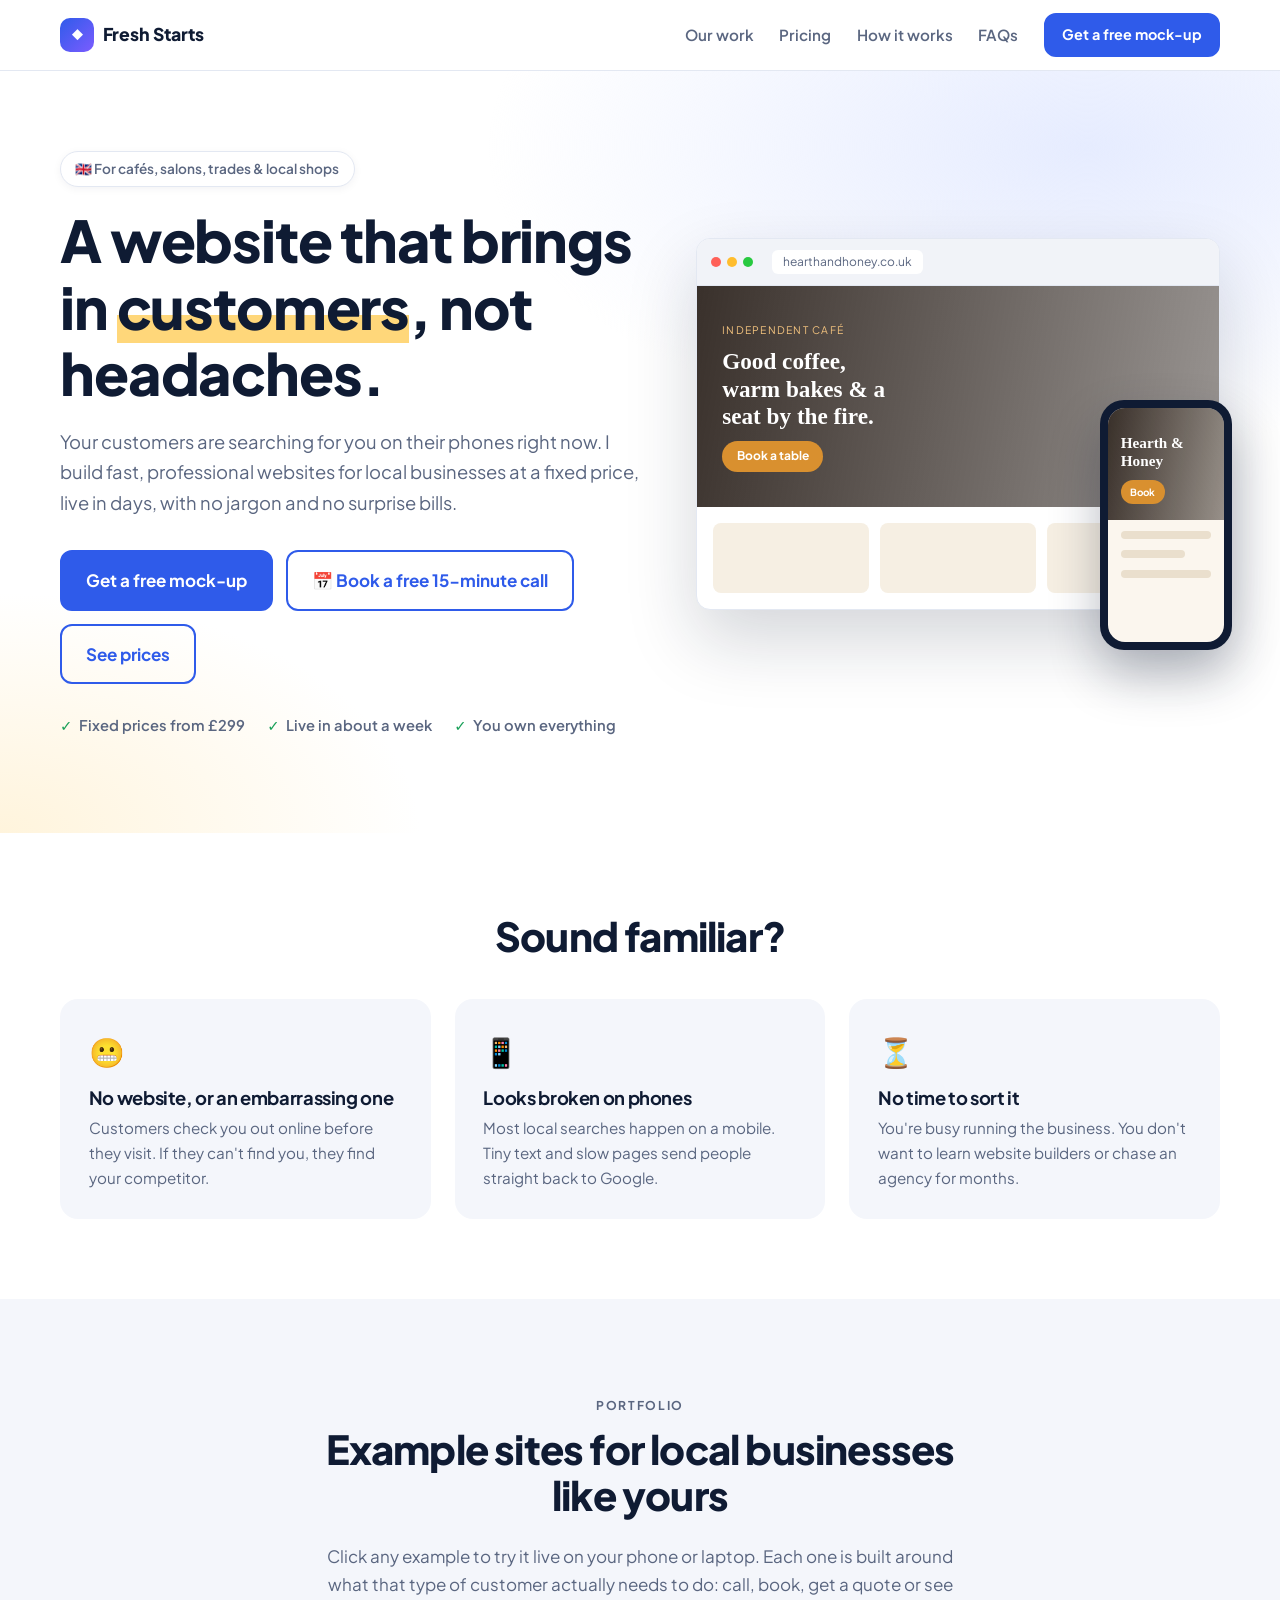
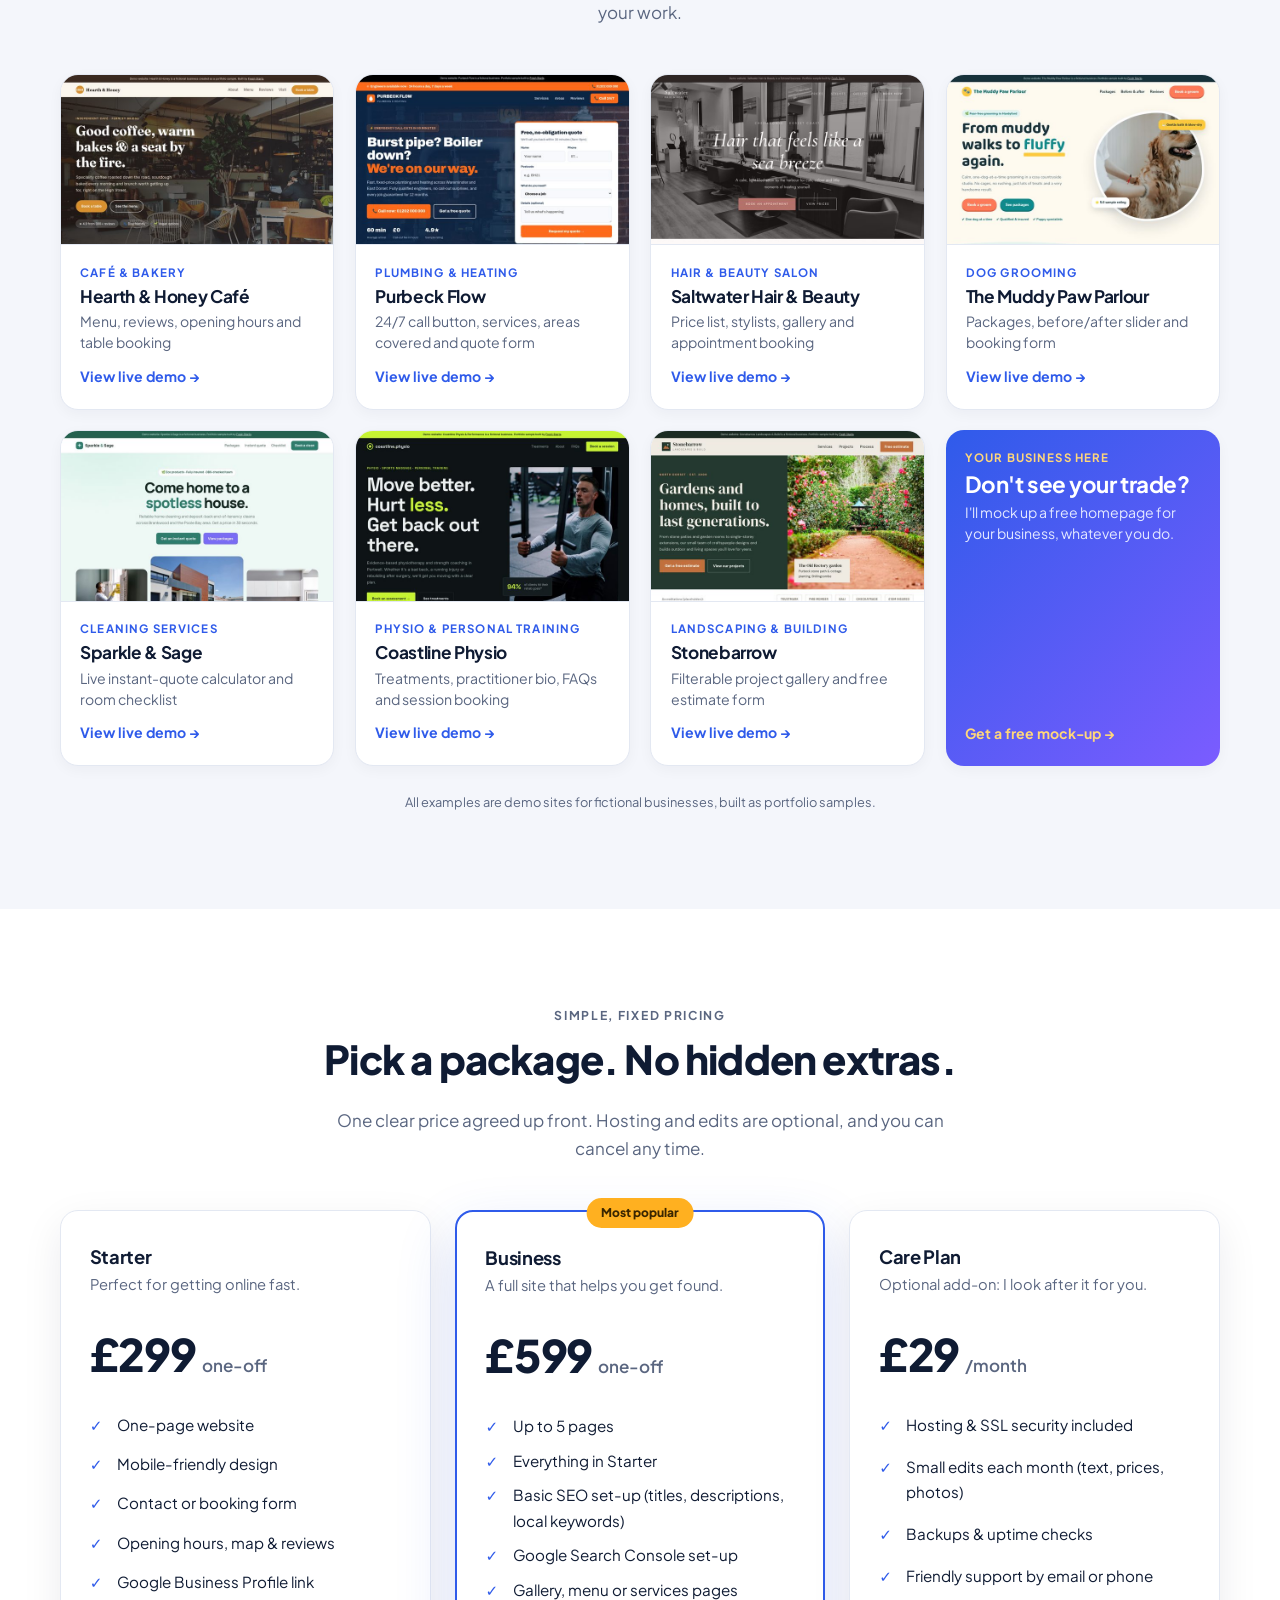
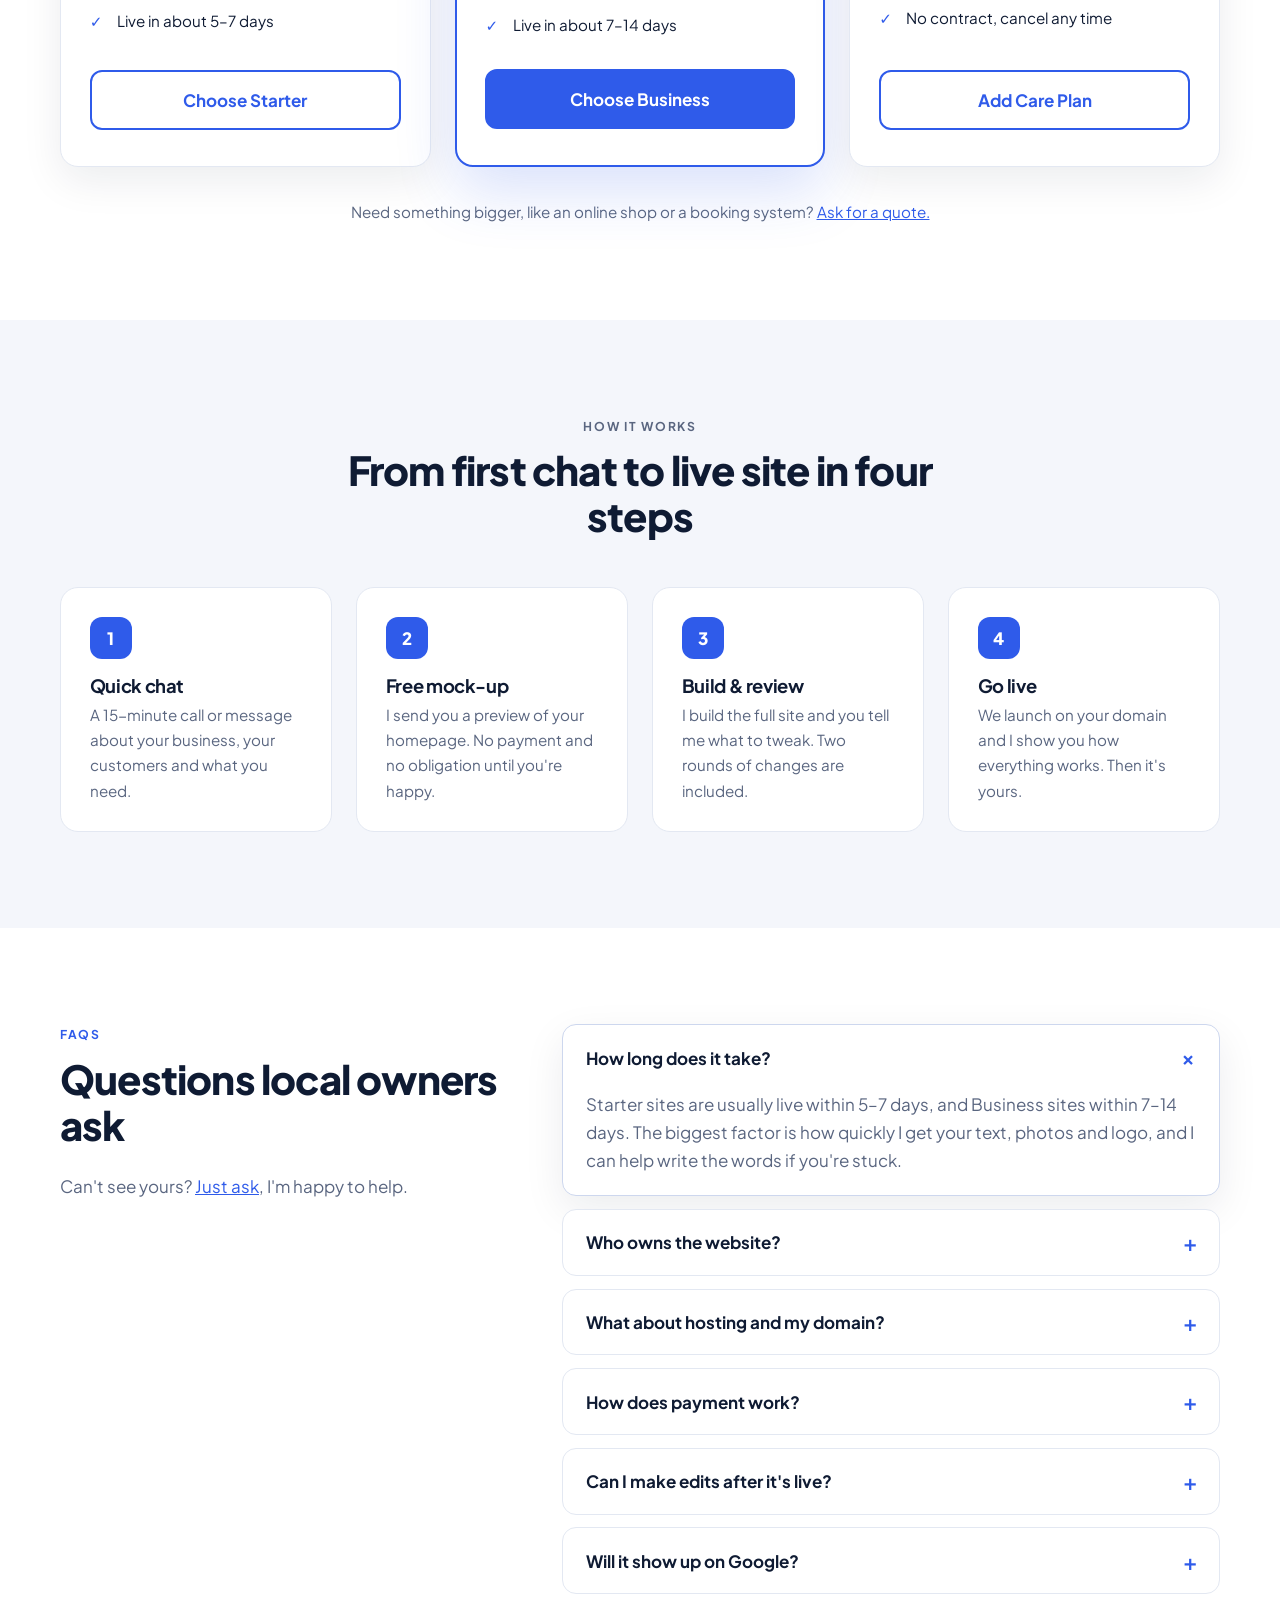
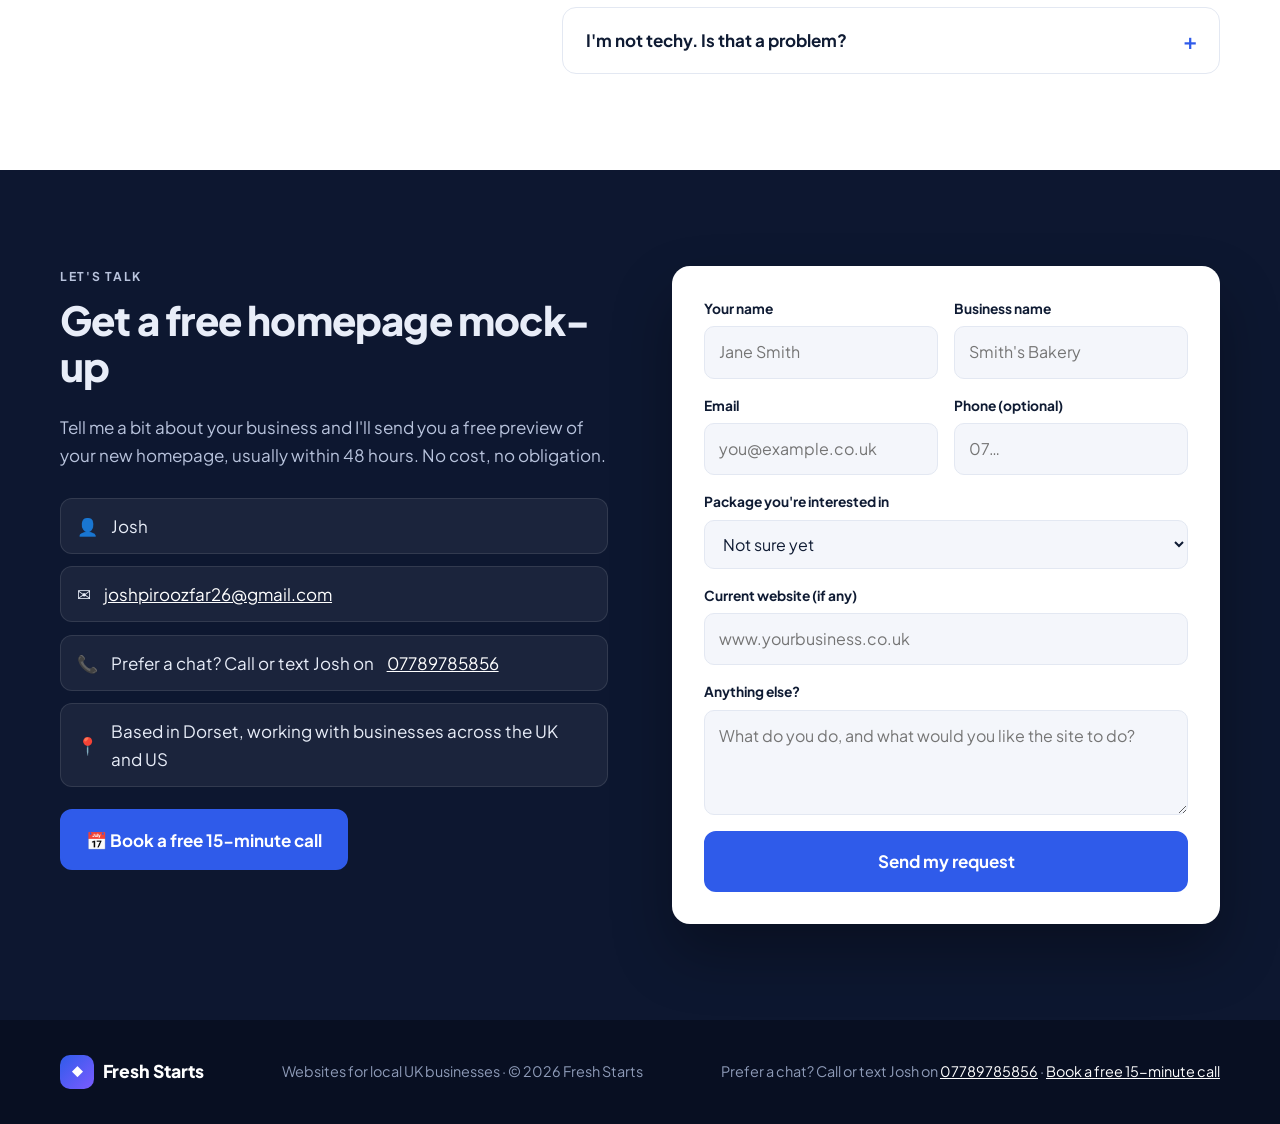
<file: index.html>
<!DOCTYPE html>
<html lang="en-GB">
<head>
<meta charset="UTF-8">
<meta name="viewport" content="width=device-width, initial-scale=1">
<title>Fresh Starts · Websites for local businesses</title>
<meta name="description" content="Professional, mobile-friendly websites for UK local businesses. Fixed prices from £299, live in days, and you own everything.">
<link rel="preconnect" href="https://fonts.googleapis.com">
<link rel="preconnect" href="https://fonts.gstatic.com" crossorigin>
<link href="https://fonts.googleapis.com/css2?family=Plus+Jakarta+Sans:wght@400;500;600;700;800&display=swap" rel="stylesheet">
<link rel="stylesheet" href="styles.css">
</head>
<body>

<header class="nav" id="top">
  <div class="container nav-inner">
    <a href="#top" class="logo"><span class="logo-mark">◆</span>Fresh Starts</a>
    <button class="nav-toggle" aria-label="Open menu" aria-expanded="false">☰</button>
    <nav class="nav-links">
      <a href="#work">Our work</a>
      <a href="#pricing">Pricing</a>
      <a href="#how">How it works</a>
      <a href="#faq">FAQs</a>
      <a href="#contact" class="btn btn-small">Get a free mock-up</a>
    </nav>
  </div>
</header>

<section class="hero">
  <div class="container hero-grid">
    <div>
      <p class="pill">🇬🇧 For cafés, salons, trades &amp; local shops</p>
      <h1>A website that brings in <span class="hl">customers</span>, not headaches.</h1>
      <p class="lead">Your customers are searching for you on their phones right now. I build fast, professional websites for local businesses at a fixed price, live in days, with no jargon and no surprise bills.</p>
      <div class="hero-ctas">
        <a href="#contact" class="btn">Get a free mock-up</a>
        <a href="https://calendly.com/joshpiroozfar26" target="_blank" rel="noopener" class="btn btn-outline">📅 Book a free 15-minute call</a>
        <a href="#pricing" class="btn btn-outline">See prices</a>
      </div>
      <ul class="ticks">
        <li>Fixed prices from £299</li>
        <li>Live in about a week</li>
        <li>You own everything</li>
      </ul>
    </div>
    <a class="hero-visual" href="demo-cafe/" aria-label="View the Hearth and Honey demo website">
      <div class="browser">
        <div class="browser-bar"><span></span><span></span><span></span><em>hearthandhoney.co.uk</em></div>
        <div class="browser-body">
          <div class="mock-hero">
            <small>Independent café</small>
            <strong>Good coffee, warm bakes &amp; a seat by the fire.</strong>
            <i>Book a table</i>
          </div>
          <div class="mock-cards"><div></div><div></div><div></div></div>
        </div>
      </div>
      <div class="phone">
        <div class="phone-screen">
          <div class="mock-hero mock-hero-sm"><strong>Hearth &amp; Honey</strong><i>Book</i></div>
          <div class="mock-line"></div><div class="mock-line short"></div><div class="mock-line"></div>
        </div>
      </div>
    </a>
  </div>
</section>

<section class="problems">
  <div class="container">
    <h2 class="center">Sound familiar?</h2>
    <div class="problem-grid">
      <div class="problem"><span>😬</span><h3>No website, or an embarrassing one</h3><p>Customers check you out online before they visit. If they can't find you, they find your competitor.</p></div>
      <div class="problem"><span>📱</span><h3>Looks broken on phones</h3><p>Most local searches happen on a mobile. Tiny text and slow pages send people straight back to Google.</p></div>
      <div class="problem"><span>⏳</span><h3>No time to sort it</h3><p>You're busy running the business. You don't want to learn website builders or chase an agency for months.</p></div>
    </div>
  </div>
</section>

<section id="work" class="section section-alt">
  <div class="container">
    <div class="section-head">
      <p class="eyebrow">Portfolio</p>
      <h2>Example sites for local businesses like yours</h2>
      <p>Click any example to try it live on your phone or laptop. Each one is built around what that type of customer actually needs to do: call, book, get a quote or see your work.</p>
    </div>
    <div class="pf-grid">
      <a class="pf-card" href="demo-cafe/">
        <div class="pf-thumb"><img src="img/demo-cafe.jpg" alt="Screenshot of the Hearth &amp; Honey Café demo website" loading="lazy" width="640" height="400"></div>
        <div class="pf-body"><span class="pf-niche">Café &amp; bakery</span><h3>Hearth &amp; Honey Café</h3><p>Menu, reviews, opening hours and table booking</p><span class="pf-link">View live demo →</span></div>
      </a>
      <a class="pf-card" href="demo-plumber/">
        <div class="pf-thumb"><img src="img/demo-plumber.jpg" alt="Screenshot of the Purbeck Flow demo website" loading="lazy" width="640" height="400"></div>
        <div class="pf-body"><span class="pf-niche">Plumbing &amp; heating</span><h3>Purbeck Flow</h3><p>24/7 call button, services, areas covered and quote form</p><span class="pf-link">View live demo →</span></div>
      </a>
      <a class="pf-card" href="demo-salon/">
        <div class="pf-thumb"><img src="img/demo-salon.jpg" alt="Screenshot of the Saltwater Hair &amp; Beauty demo website" loading="lazy" width="640" height="400"></div>
        <div class="pf-body"><span class="pf-niche">Hair &amp; beauty salon</span><h3>Saltwater Hair &amp; Beauty</h3><p>Price list, stylists, gallery and appointment booking</p><span class="pf-link">View live demo →</span></div>
      </a>
      <a class="pf-card" href="demo-dog-groomer/">
        <div class="pf-thumb"><img src="img/demo-dog-groomer.jpg" alt="Screenshot of The Muddy Paw Parlour demo website" loading="lazy" width="640" height="400"></div>
        <div class="pf-body"><span class="pf-niche">Dog grooming</span><h3>The Muddy Paw Parlour</h3><p>Packages, before/after slider and booking form</p><span class="pf-link">View live demo →</span></div>
      </a>
      <a class="pf-card" href="demo-cleaner/">
        <div class="pf-thumb"><img src="img/demo-cleaner.jpg" alt="Screenshot of the Sparkle &amp; Sage demo website" loading="lazy" width="640" height="400"></div>
        <div class="pf-body"><span class="pf-niche">Cleaning services</span><h3>Sparkle &amp; Sage</h3><p>Live instant-quote calculator and room checklist</p><span class="pf-link">View live demo →</span></div>
      </a>
      <a class="pf-card" href="demo-physio/">
        <div class="pf-thumb"><img src="img/demo-physio.jpg" alt="Screenshot of the Coastline Physio demo website" loading="lazy" width="640" height="400"></div>
        <div class="pf-body"><span class="pf-niche">Physio &amp; personal training</span><h3>Coastline Physio</h3><p>Treatments, practitioner bio, FAQs and session booking</p><span class="pf-link">View live demo →</span></div>
      </a>
      <a class="pf-card" href="demo-builder/">
        <div class="pf-thumb"><img src="img/demo-builder.jpg" alt="Screenshot of the Stonebarrow demo website" loading="lazy" width="640" height="400"></div>
        <div class="pf-body"><span class="pf-niche">Landscaping &amp; building</span><h3>Stonebarrow</h3><p>Filterable project gallery and free estimate form</p><span class="pf-link">View live demo →</span></div>
      </a>
      <a class="pf-card pf-cta" href="#contact">
        <div class="pf-body"><span class="pf-niche">Your business here</span><h3>Don't see your trade?</h3><p>I'll mock up a free homepage for your business, whatever you do.</p><span class="pf-link">Get a free mock-up →</span></div>
      </a>
    </div>
    <p class="tiny center">All examples are demo sites for fictional businesses, built as portfolio samples.</p>
  </div>
</section>

<section id="pricing" class="section">
  <div class="container">
    <div class="section-head">
      <p class="eyebrow">Simple, fixed pricing</p>
      <h2>Pick a package. No hidden extras.</h2>
      <p>One clear price agreed up front. Hosting and edits are optional, and you can cancel any time.</p>
    </div>
    <div class="pricing">
      <div class="price-card">
        <h3>Starter</h3>
        <p class="price-desc">Perfect for getting online fast.</p>
        <div class="price"><span>£299</span> one-off</div>
        <ul>
          <li>One-page website</li>
          <li>Mobile-friendly design</li>
          <li>Contact or booking form</li>
          <li>Opening hours, map &amp; reviews</li>
          <li>Google Business Profile link</li>
          <li>Live in about 5–7 days</li>
        </ul>
        <a href="#contact" data-package="Starter (£299)" class="btn btn-outline btn-block pick">Choose Starter</a>
      </div>
      <div class="price-card featured">
        <div class="badge">Most popular</div>
        <h3>Business</h3>
        <p class="price-desc">A full site that helps you get found.</p>
        <div class="price"><span>£599</span> one-off</div>
        <ul>
          <li>Up to 5 pages</li>
          <li>Everything in Starter</li>
          <li>Basic SEO set-up (titles, descriptions, local keywords)</li>
          <li>Google Search Console set-up</li>
          <li>Gallery, menu or services pages</li>
          <li>Live in about 7–14 days</li>
        </ul>
        <a href="#contact" data-package="Business (£599)" class="btn btn-block pick">Choose Business</a>
      </div>
      <div class="price-card">
        <h3>Care Plan</h3>
        <p class="price-desc">Optional add-on: I look after it for you.</p>
        <div class="price"><span>£29</span> /month</div>
        <ul>
          <li>Hosting &amp; SSL security included</li>
          <li>Small edits each month (text, prices, photos)</li>
          <li>Backups &amp; uptime checks</li>
          <li>Friendly support by email or phone</li>
          <li>No contract, cancel any time</li>
        </ul>
        <a href="#contact" data-package="Care Plan (£29/month)" class="btn btn-outline btn-block pick">Add Care Plan</a>
      </div>
    </div>
    <p class="note">Need something bigger, like an online shop or a booking system? <a href="#contact">Ask for a quote.</a></p>
  </div>
</section>

<section id="how" class="section section-alt">
  <div class="container">
    <div class="section-head">
      <p class="eyebrow">How it works</p>
      <h2>From first chat to live site in four steps</h2>
    </div>
    <ol class="steps">
      <li><span class="num">1</span><h3>Quick chat</h3><p>A 15-minute call or message about your business, your customers and what you need.</p></li>
      <li><span class="num">2</span><h3>Free mock-up</h3><p>I send you a preview of your homepage. No payment and no obligation until you're happy.</p></li>
      <li><span class="num">3</span><h3>Build &amp; review</h3><p>I build the full site and you tell me what to tweak. Two rounds of changes are included.</p></li>
      <li><span class="num">4</span><h3>Go live</h3><p>We launch on your domain and I show you how everything works. Then it's yours.</p></li>
    </ol>
  </div>
</section>

<section id="faq" class="section">
  <div class="container faq-wrap">
    <div>
      <p class="eyebrow">FAQs</p>
      <h2>Questions local owners ask</h2>
      <p class="muted">Can't see yours? <a href="#contact">Just ask</a>, I'm happy to help.</p>
    </div>
    <div class="faqs">
      <details open>
        <summary>How long does it take?</summary>
        <p>Starter sites are usually live within 5–7 days, and Business sites within 7–14 days. The biggest factor is how quickly I get your text, photos and logo, and I can help write the words if you're stuck.</p>
      </details>
      <details>
        <summary>Who owns the website?</summary>
        <p>You do. Once it's paid for, the website, the content and your domain name are 100% yours. If you ever want to move it elsewhere, I'll hand over all the files.</p>
      </details>
      <details>
        <summary>What about hosting and my domain?</summary>
        <p>With the Care Plan, hosting and security are included and I handle the technical side. Without it, I can set the site up on a hosting account in your name. Domain names (e.g. yourbusiness.co.uk) are registered in your name and usually cost around £10–£15 a year, paid directly to the registrar.</p>
      </details>
      <details>
        <summary>How does payment work?</summary>
        <p>50% deposit to start once you've approved the free mock-up, and the remaining 50% when you're happy and the site goes live. The Care Plan is billed monthly and you can cancel any time. Bank transfer or card accepted.</p>
      </details>
      <details>
        <summary>Can I make edits after it's live?</summary>
        <p>Yes. On the Care Plan, small monthly edits (prices, opening hours, menus, photos, new text) are included, so just send them over. Without it, edits are charged at a simple fixed rate, quoted before I start.</p>
      </details>
      <details>
        <summary>Will it show up on Google?</summary>
        <p>Every site is built to be fast and search-friendly. The Business package adds basic SEO set-up and Google Search Console, and I'll link it to your Google Business Profile so you show up in local searches and on Maps.</p>
      </details>
      <details>
        <summary>I'm not techy. Is that a problem?</summary>
        <p>Not at all. That's what I'm here for. No jargon, no logins to wrestle with: you tell me what you want, and I sort it.</p>
      </details>
    </div>
  </div>
</section>

<section id="contact" class="section section-dark">
  <div class="container contact">
    <div>
      <p class="eyebrow eyebrow-light">Let's talk</p>
      <h2>Get a free homepage mock-up</h2>
      <p>Tell me a bit about your business and I'll send you a free preview of your new homepage, usually within 48 hours. No cost, no obligation.</p>
      <ul class="contact-list">
        <li><span>👤</span> Josh</li>
        <li><span>✉️</span> <a href="mailto:joshpiroozfar26@gmail.com">joshpiroozfar26@gmail.com</a></li>
        <li><span>📞</span> Prefer a chat? Call or text Josh on <a href="tel:+447789785856">07789785856</a></li>
        <li><span>📍</span> Based in Dorset, working with businesses across the UK and US</li>
      </ul>
      <a href="https://calendly.com/joshpiroozfar26" target="_blank" rel="noopener" class="btn book-btn">📅 Book a free 15-minute call</a>
    </div>
    <form class="card form" id="contact-form" novalidate>
      <div class="form-row">
        <label>Your name<input type="text" name="name" required placeholder="Jane Smith"></label>
        <label>Business name<input type="text" name="business" required placeholder="Smith's Bakery"></label>
      </div>
      <div class="form-row">
        <label>Email<input type="email" name="email" required placeholder="you@example.co.uk"></label>
        <label>Phone (optional)<input type="tel" name="phone" placeholder="07…"></label>
      </div>
      <label>Package you're interested in
        <select name="package">
          <option>Not sure yet</option>
          <option>Starter (£299)</option>
          <option>Business (£599)</option>
          <option>Care Plan (£29/month)</option>
        </select>
      </label>
      <label>Current website (if any)<input type="text" name="website" placeholder="www.yourbusiness.co.uk"></label>
      <label>Anything else?<textarea name="message" rows="3" placeholder="What do you do, and what would you like the site to do?"></textarea></label>
      <button type="submit" class="btn btn-block">Send my request</button>
      <p class="form-error" hidden>Please add your name, business name and a valid email.</p>
      <div class="form-success" hidden>
        <div class="tick">✓</div>
        <h3>Thanks, that's on its way!</h3>
        <p>Your email app should have opened with your details filled in. Just press send. If it didn't, email <strong>joshpiroozfar26@gmail.com</strong> directly.</p>
      </div>
    </form>
  </div>
</section>

<footer class="footer">
  <div class="container footer-inner">
    <a href="#top" class="logo logo-light"><span class="logo-mark">◆</span>Fresh Starts</a>
    <p>Websites for local UK businesses · © 2026 Fresh Starts</p>
    <p>Prefer a chat? Call or text Josh on <a href="tel:+447789785856">07789785856</a> · <a href="https://calendly.com/joshpiroozfar26" target="_blank" rel="noopener">Book a free 15-minute call</a></p>
  </div>
</footer>

<script src="script.js"></script>
</body>
</html>
</file>
<file: styles.css>
:root{
  --bg:#ffffff; --soft:#f4f6fb; --ink:#0f1b33; --muted:#5a6680; --line:#e3e8f2;
  --brand:#2f5bea; --brand-dark:#1f43c0; --accent:#ffb020; --dark:#0d1730;
  --radius:18px; --shadow:0 14px 40px rgba(15,27,51,.08);
}
*{box-sizing:border-box;margin:0;padding:0}
[hidden]{display:none!important}
html{scroll-behavior:smooth}
body{font-family:"Plus Jakarta Sans",system-ui,-apple-system,Segoe UI,sans-serif;color:var(--ink);background:var(--bg);line-height:1.65;font-size:17px}
img{max-width:100%;display:block}
a{color:var(--brand)}
h1,h2,h3{line-height:1.15;letter-spacing:-.02em}
h1{font-size:clamp(2.2rem,5vw,3.6rem);font-weight:800}
h2{font-size:clamp(1.7rem,3.4vw,2.5rem);font-weight:800;margin-bottom:.6em}
h3{font-size:1.15rem;font-weight:700}
.container{width:min(1160px,92%);margin-inline:auto}
.center{text-align:center}
.muted{color:var(--muted)}
.eyebrow{text-transform:uppercase;letter-spacing:.14em;font-size:.76rem;font-weight:700;color:var(--brand);margin-bottom:.7rem}
.eyebrow-light{color:#9fb6ff}

.btn{display:inline-block;background:var(--brand);color:#fff;text-decoration:none;font-weight:700;padding:.9rem 1.5rem;border-radius:12px;border:2px solid var(--brand);cursor:pointer;font:inherit;font-weight:700;transition:.2s;text-align:center}
.btn:hover{background:var(--brand-dark);border-color:var(--brand-dark);transform:translateY(-1px)}
.btn-outline{background:transparent;color:var(--brand)}
.btn-outline:hover{background:var(--brand);color:#fff}
.btn-small{padding:.5rem 1rem;font-size:.9rem}
.btn-block{display:block;width:100%}

/* Nav */
.nav{position:sticky;top:0;z-index:50;background:rgba(255,255,255,.92);backdrop-filter:blur(10px);border-bottom:1px solid var(--line)}
.nav-inner{display:flex;align-items:center;justify-content:space-between;height:70px}
.logo{display:flex;align-items:center;gap:.55rem;text-decoration:none;font-weight:800;color:var(--ink);font-size:1.1rem}
.logo-mark{display:grid;place-items:center;width:34px;height:34px;border-radius:10px;background:linear-gradient(135deg,var(--brand),#7b5cff);color:#fff;font-size:.9rem}
.logo-light{color:#fff}
.nav-links{display:flex;align-items:center;gap:1.6rem}
.nav-links a:not(.btn){text-decoration:none;color:var(--muted);font-weight:600;font-size:.95rem}
.nav-links a:not(.btn):hover{color:var(--ink)}
.nav-toggle{display:none;background:none;border:0;font-size:1.6rem;cursor:pointer;color:var(--ink)}

/* Hero */
.hero{padding:5rem 0 6rem;background:radial-gradient(1000px 500px at 85% 10%,#e6ecff 0%,transparent 60%),radial-gradient(700px 400px at 0% 100%,#fff4dc 0%,transparent 60%)}
.hero-grid{display:grid;grid-template-columns:1.05fr .95fr;gap:3.5rem;align-items:center}
.pill{display:inline-block;background:#fff;border:1px solid var(--line);border-radius:999px;padding:.35rem .9rem;font-size:.85rem;font-weight:600;color:var(--muted);margin-bottom:1.3rem;box-shadow:0 2px 8px rgba(15,27,51,.05)}
.hl{background:linear-gradient(transparent 62%,#ffd77a 62%)}
.lead{font-size:1.15rem;color:var(--muted);margin:1.3rem 0 2rem;max-width:38rem}
.hero-ctas{display:flex;flex-wrap:wrap;gap:.8rem}
.ticks{list-style:none;display:flex;flex-wrap:wrap;gap:.6rem 1.4rem;margin-top:1.8rem;color:var(--muted);font-weight:600;font-size:.92rem}
.ticks li::before{content:"✓";color:#18a058;font-weight:800;margin-right:.4rem}

/* Hero visual */
.hero-visual{position:relative;display:block;text-decoration:none;padding:0 0 2.5rem}
.browser{background:#fff;border-radius:14px;box-shadow:0 30px 70px rgba(15,27,51,.18);overflow:hidden;border:1px solid var(--line);transition:.3s}
.hero-visual:hover .browser{transform:translateY(-4px)}
.browser-bar{display:flex;align-items:center;gap:6px;padding:.65rem .9rem;background:#f1f3f8;border-bottom:1px solid var(--line)}
.browser-bar span{width:10px;height:10px;border-radius:50%;background:#ff6058}
.browser-bar span:nth-child(2){background:#ffbd2e}.browser-bar span:nth-child(3){background:#28c940}
.browser-bar em{font-style:normal;font-size:.75rem;color:var(--muted);background:#fff;border-radius:6px;padding:.15rem .7rem;margin-left:.8rem}
.browser-body{padding:0 0 1rem}
.mock-hero{background:linear-gradient(100deg,rgba(30,20,14,.88),rgba(30,20,14,.45)),url("https://images.unsplash.com/photo-1554118811-1e0d58224f24?w=900&q=60&auto=format&fit=crop") center/cover;color:#fff;padding:2.2rem 1.6rem;display:grid;gap:.6rem;justify-items:start}
.mock-hero small{text-transform:uppercase;letter-spacing:.12em;font-size:.65rem;color:#f2c27e}
.mock-hero strong{font-family:Georgia,serif;font-size:1.45rem;line-height:1.2;max-width:15ch}
.mock-hero i{font-style:normal;background:#d9902f;border-radius:999px;padding:.35rem .9rem;font-size:.75rem;font-weight:700}
.mock-cards{display:grid;grid-template-columns:repeat(3,1fr);gap:.7rem;padding:1rem 1rem 0}
.mock-cards div{height:70px;border-radius:8px;background:#f6efe3}
.phone{position:absolute;right:-12px;bottom:0;width:132px;height:250px;background:#0f1b33;border-radius:24px;padding:8px;box-shadow:0 25px 50px rgba(15,27,51,.3)}
.phone-screen{background:#fbf6ee;border-radius:17px;height:100%;overflow:hidden}
.mock-hero-sm{padding:1.6rem .8rem 1rem}
.mock-hero-sm strong{font-size:.95rem}
.mock-hero-sm i{font-size:.62rem;padding:.25rem .6rem}
.mock-line{height:8px;border-radius:4px;background:#eadfcd;margin:.7rem .8rem 0}
.mock-line.short{width:55%}

/* Problems */
.problems{padding:5rem 0}
.problem-grid{display:grid;grid-template-columns:repeat(3,1fr);gap:1.5rem;margin-top:2.5rem}
.problem{background:var(--soft);border-radius:var(--radius);padding:1.8rem}
.problem span{font-size:1.8rem}
.problem h3{margin:.7rem 0 .4rem}
.problem p{color:var(--muted);font-size:.95rem}

/* Sections */
.section{padding:6rem 0}
.section-alt{background:var(--soft)}
.section-dark{background:var(--dark);color:#e8edf8}
.section-head{text-align:center;max-width:640px;margin:0 auto 3rem}
.section-head p{color:var(--muted)}

/* Work */
.work{display:grid;grid-template-columns:1fr 1fr;gap:4rem;align-items:center}
.work-img img{border-radius:var(--radius);box-shadow:var(--shadow);aspect-ratio:4/3;object-fit:cover;width:100%}
.work p{color:var(--muted)}
.feature-list{list-style:none;margin:1.4rem 0 1.8rem;display:grid;gap:.55rem}
.feature-list li{padding-left:1.8rem;position:relative}
.feature-list li::before{content:"✓";position:absolute;left:0;top:0;color:#18a058;font-weight:800}
.tiny{font-size:.8rem;margin-top:.8rem}

/* Pricing */
.pricing{display:grid;grid-template-columns:repeat(3,1fr);gap:1.5rem;align-items:stretch}
.price-card{position:relative;background:#fff;border:1px solid var(--line);border-radius:var(--radius);padding:2.2rem 1.8rem;display:flex;flex-direction:column;box-shadow:var(--shadow)}
.price-card.featured{border:2px solid var(--brand);box-shadow:0 24px 60px rgba(47,91,234,.18)}
.badge{position:absolute;top:-14px;left:50%;transform:translateX(-50%);background:var(--accent);color:#3b2600;font-size:.75rem;font-weight:800;padding:.3rem .9rem;border-radius:999px;white-space:nowrap}
.price-desc{color:var(--muted);font-size:.92rem;margin-top:.3rem}
.price{margin:1.3rem 0;color:var(--muted);font-weight:600}
.price span{font-size:2.8rem;font-weight:800;color:var(--ink);letter-spacing:-.03em;margin-right:.2rem}
.price-card ul{list-style:none;display:grid;gap:.6rem;margin-bottom:2rem;flex:1}
.price-card li{padding-left:1.7rem;position:relative;font-size:.95rem}
.price-card li::before{content:"✓";position:absolute;left:0;color:var(--brand);font-weight:800}
.note{text-align:center;color:var(--muted);margin-top:2rem;font-size:.95rem}

/* Steps */
.steps{list-style:none;display:grid;grid-template-columns:repeat(4,1fr);gap:1.5rem;counter-reset:s}
.steps li{background:#fff;border-radius:var(--radius);padding:1.8rem;border:1px solid var(--line)}
.num{display:grid;place-items:center;width:42px;height:42px;border-radius:12px;background:var(--brand);color:#fff;font-weight:800;margin-bottom:1rem}
.steps h3{margin-bottom:.4rem}
.steps p{color:var(--muted);font-size:.95rem}

/* FAQ */
.faq-wrap{display:grid;grid-template-columns:.8fr 1.2fr;gap:4rem;align-items:start}
.faqs{display:grid;gap:.8rem}
.faqs details{border:1px solid var(--line);border-radius:14px;background:#fff;transition:.2s}
.faqs details[open]{box-shadow:var(--shadow);border-color:#cdd7ee}
.faqs summary{cursor:pointer;list-style:none;padding:1.15rem 1.4rem;font-weight:700;display:flex;justify-content:space-between;gap:1rem;align-items:center}
.faqs summary::-webkit-details-marker{display:none}
.faqs summary::after{content:"+";font-size:1.4rem;color:var(--brand);font-weight:600;line-height:1;transition:.2s}
.faqs details[open] summary::after{transform:rotate(45deg)}
.faqs details p{padding:0 1.4rem 1.3rem;color:var(--muted)}

/* Contact */
.contact{display:grid;grid-template-columns:1fr 1fr;gap:4rem;align-items:start}
.contact > div > p{color:#b8c3dc}
.contact-list{list-style:none;margin-top:1.8rem;display:grid;gap:.8rem}
.contact-list li{display:flex;gap:.8rem;align-items:center;background:rgba(255,255,255,.06);border:1px solid rgba(255,255,255,.1);border-radius:12px;padding:.8rem 1rem}
.contact-list a{color:#fff}
.card{background:#fff;color:var(--ink);border-radius:var(--radius);padding:2rem;box-shadow:0 30px 60px rgba(0,0,0,.3)}
.form{display:grid;gap:1rem}
.form-row{display:grid;grid-template-columns:1fr 1fr;gap:1rem}
.form label{display:grid;gap:.35rem;font-size:.86rem;font-weight:700}
.form input,.form select,.form textarea{font:inherit;font-weight:400;font-size:1rem;padding:.75rem .9rem;border:1px solid var(--line);border-radius:10px;background:var(--soft);color:var(--ink);width:100%}
.form input:focus,.form select:focus,.form textarea:focus{outline:2px solid var(--brand);border-color:transparent;background:#fff}
.form-error{color:#c0392b;font-size:.9rem}
.form-success{text-align:center;padding:2rem 0}
.form-success p{color:var(--muted);margin-top:.5rem}
.tick{width:64px;height:64px;border-radius:50%;background:#18a058;color:#fff;font-size:2rem;display:grid;place-items:center;margin:0 auto 1rem}

/* Footer */
.footer{background:#080f22;color:#8e9bb8;padding:2.2rem 0}
.footer-inner{display:flex;justify-content:space-between;align-items:center;gap:1rem;flex-wrap:wrap;font-size:.9rem}
.footer a:not(.logo){color:#fff;text-decoration:underline}

/* Responsive */
@media (max-width:980px){
  .hero-grid,.work,.faq-wrap,.contact{grid-template-columns:1fr;gap:3rem}
  .hero-visual{max-width:560px;margin-inline:auto;width:100%}
  .pricing{grid-template-columns:1fr;max-width:480px;margin-inline:auto}
  .price-card.featured{order:-1}
  .steps{grid-template-columns:1fr 1fr}
  .problem-grid{grid-template-columns:1fr}
}
@media (max-width:760px){
  body{font-size:16px}
  .nav-toggle{display:block}
  .nav-links{display:none;position:absolute;top:70px;left:0;right:0;flex-direction:column;align-items:stretch;gap:0;background:#fff;border-bottom:1px solid var(--line);padding:.5rem 4% 1rem}
  .nav-links.open{display:flex}
  .nav-links a:not(.btn){padding:.8rem 0;border-bottom:1px solid var(--line)}
  .nav-links .btn{margin-top:.8rem}
  .hero{padding:3rem 0 4rem}
  .hero-ctas .btn{flex:1 1 100%}
  .section,.problems{padding:4rem 0}
  .steps{grid-template-columns:1fr}
  .form-row{grid-template-columns:1fr}
  .card{padding:1.4rem}
  .phone{width:105px;height:200px;right:-4px}
  .mock-hero{padding:1.6rem 1.1rem}
  .mock-hero strong{font-size:1.15rem}
  .mock-hero-sm{padding:1.2rem .6rem .8rem}
  .mock-hero-sm strong{font-size:.8rem}
  .footer-inner{flex-direction:column;text-align:center}
}

/* Portfolio grid */
.pf-grid{display:grid;grid-template-columns:repeat(4,1fr);gap:1.3rem}
.pf-card{display:flex;flex-direction:column;background:#fff;border:1px solid var(--line);border-radius:var(--radius);overflow:hidden;text-decoration:none;color:var(--ink);transition:.2s;box-shadow:0 4px 14px rgba(15,27,51,.04)}
.pf-card:hover{transform:translateY(-4px);box-shadow:var(--shadow);border-color:#c9d4ee}
.pf-thumb{aspect-ratio:16/10;overflow:hidden;background:var(--soft);border-bottom:1px solid var(--line)}
.pf-thumb img{width:100%;height:100%;object-fit:cover;object-position:top;transition:.4s}
.pf-card:hover .pf-thumb img{transform:scale(1.04)}
.pf-body{padding:1.1rem 1.2rem 1.3rem;display:flex;flex-direction:column;gap:.3rem;flex:1}
.pf-niche{font-size:.72rem;font-weight:700;letter-spacing:.1em;text-transform:uppercase;color:var(--brand)}
.pf-body h3{font-size:1.08rem}
.pf-body p{color:var(--muted);font-size:.88rem;line-height:1.5;flex:1}
.pf-link{font-weight:700;font-size:.88rem;color:var(--brand);margin-top:.4rem}
.pf-cta{background:linear-gradient(135deg,var(--brand),#7b5cff);color:#fff;border:0;justify-content:center}
.pf-cta .pf-niche,.pf-cta .pf-link{color:#ffd77a}.pf-cta p{color:#e3e8ff}
.pf-cta h3{font-size:1.4rem}
.center{text-align:center}
.tiny.center{margin-top:1.6rem;color:var(--muted)}
@media (max-width:1080px){.pf-grid{grid-template-columns:repeat(3,1fr)}}
@media (max-width:820px){.pf-grid{grid-template-columns:repeat(2,1fr)}}
@media (max-width:520px){.pf-grid{grid-template-columns:1fr}}

.book-btn{margin-top:1.4rem}
</file>
